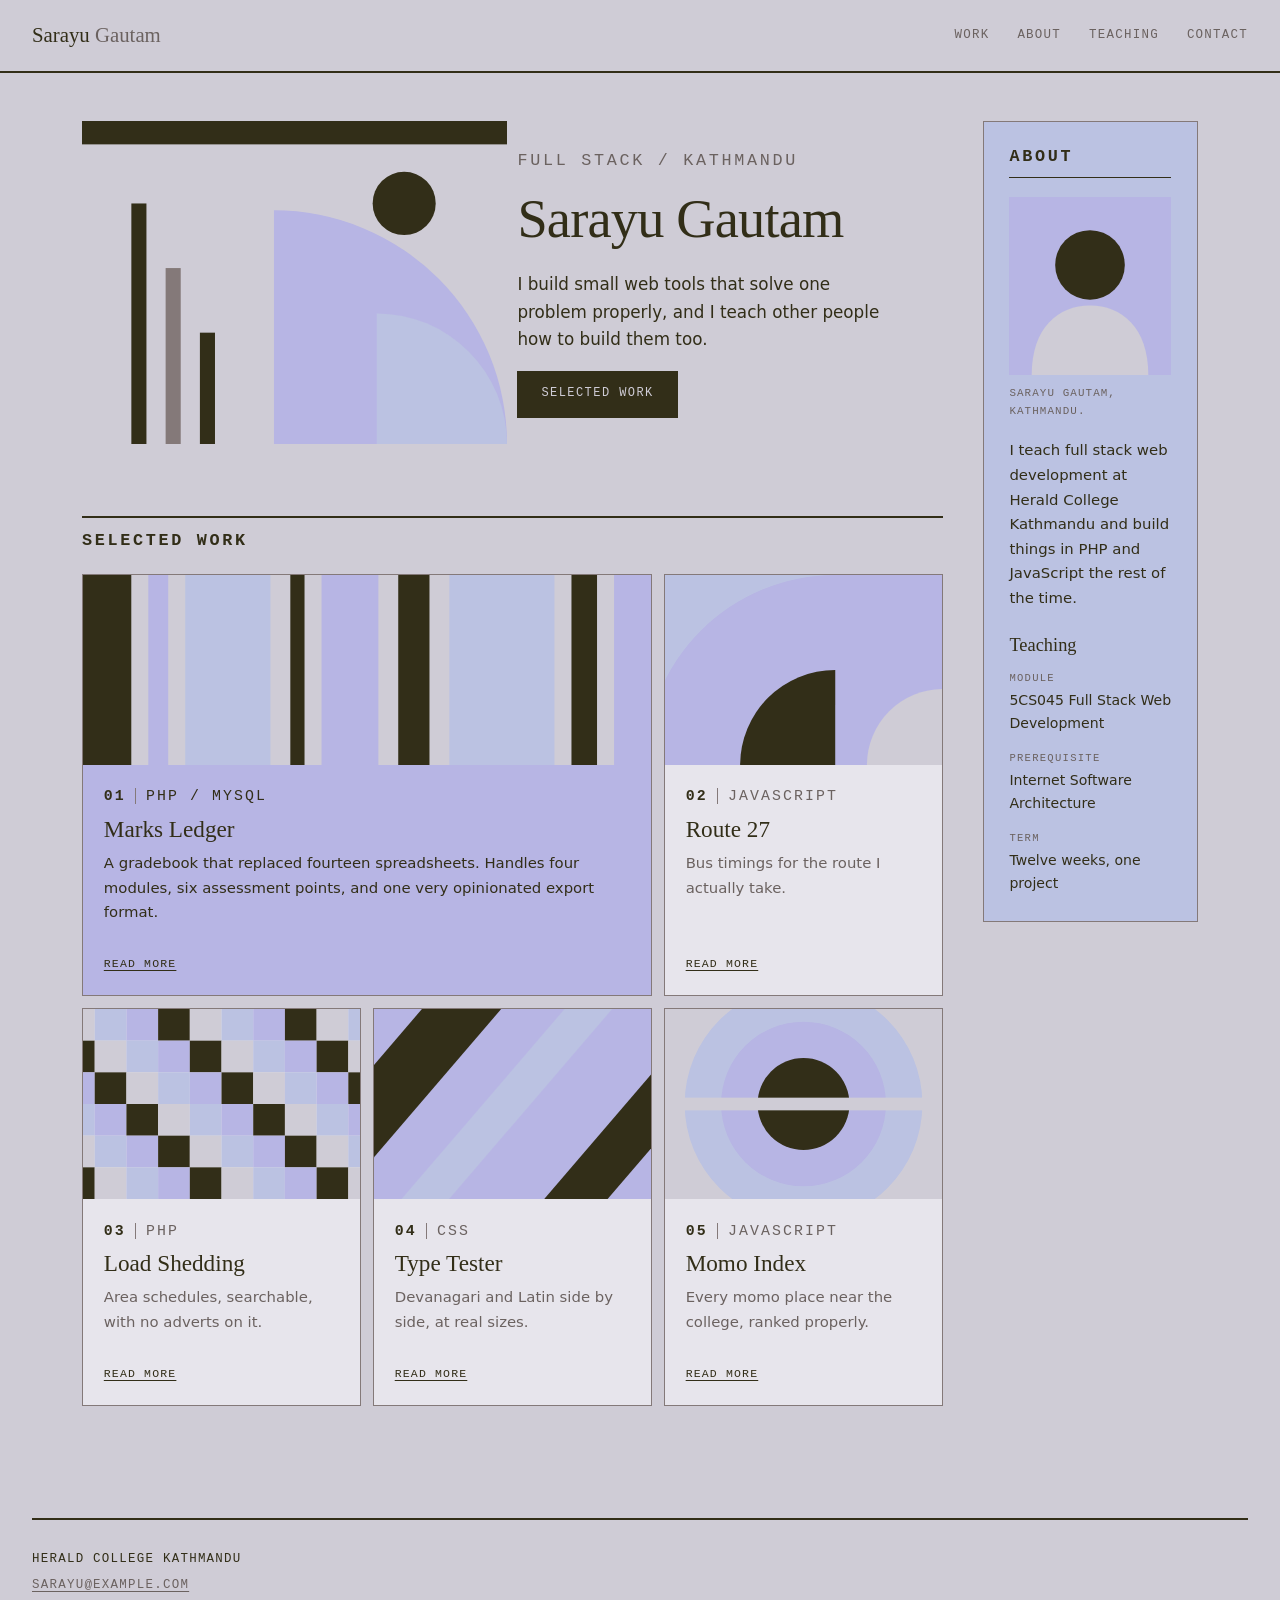
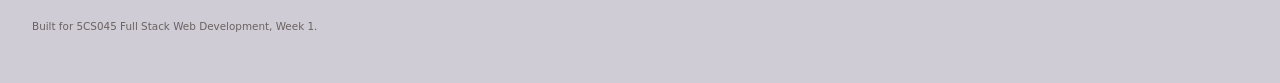
<file: week1/portfolio-starter/index.html>
<!DOCTYPE html>
<html lang="en">
<head>
  <meta charset="UTF-8">

  <!-- EXERCISE 10 -->
  <meta name="viewport" content="width=device-width, initial-scale=1.0">

  <title>Sarayu Gautam</title>
  <link rel="stylesheet" href="style.css">
</head>
<body>

  <header class="site-header">
    <nav>

      <a href="#" class="logo">Sarayu <span>Gautam</span></a>

      <ul class="nav-links">
        <li><a href="#work">Work</a></li>
        <li><a href="#about">About</a></li>
        <li><a href="#teaching">Teaching</a></li>
        <li><a href="#contact">Contact</a></li>
      </ul>
    </nav>
  </header>

  <main>

    <div class="content">

      <section class="hero">
        <img src="images/hero.svg" alt="Abstract geometric composition">
        <div class="hero-text">
          <p class="eyebrow">Full stack / Kathmandu</p>
          <h1>Sarayu Gautam</h1>
          <p>I build small web tools that solve one problem properly, and
             I teach other people how to build them too.</p>
          <a href="#work" class="button">Selected work</a>
        </div>
      </section>

      <section class="gallery-section" id="work">
        <h2>Selected work</h2>

        <div class="gallery">

          <article class="card feature">
            <img src="images/card-1.svg" alt="">
            <div class="card-body">
              <p class="card-meta"><span>01</span>PHP / MySQL</p>
              <h3>Marks Ledger</h3>
              <p>A gradebook that replaced fourteen spreadsheets. Handles
                 four modules, six assessment points, and one very
                 opinionated export format.</p>
              <a href="#" class="card-link">Read more</a>
            </div>
          </article>

          <article class="card">
            <img src="images/card-2.svg" alt="">
            <div class="card-body">
              <p class="card-meta"><span>02</span>JavaScript</p>
              <h3>Route 27</h3>
              <p>Bus timings for the route I actually take.</p>
              <a href="#" class="card-link">Read more</a>
            </div>
          </article>

          <article class="card">
            <img src="images/card-3.svg" alt="">
            <div class="card-body">
              <p class="card-meta"><span>03</span>PHP</p>
              <h3>Load Shedding</h3>
              <p>Area schedules, searchable, with no adverts on it.</p>
              <a href="#" class="card-link">Read more</a>
            </div>
          </article>

          <article class="card">
            <img src="images/card-4.svg" alt="">
            <div class="card-body">
              <p class="card-meta"><span>04</span>CSS</p>
              <h3>Type Tester</h3>
              <p>Devanagari and Latin side by side, at real sizes.</p>
              <a href="#" class="card-link">Read more</a>
            </div>
          </article>

          <article class="card">
            <img src="images/card-5.svg" alt="">
            <div class="card-body">
              <p class="card-meta"><span>05</span>JavaScript</p>
              <h3>Momo Index</h3>
              <p>Every momo place near the college, ranked properly.</p>
              <a href="#" class="card-link">Read more</a>
            </div>
          </article>

        </div>
      </section>

    </div>

    <aside id="about">
      <h2>About</h2>

      <figure>
        <img src="images/profile.svg" alt="Abstract portrait mark">
        <figcaption>Sarayu Gautam, Kathmandu.</figcaption>
      </figure>

      <p>I teach full stack web development at Herald College Kathmandu
         and build things in PHP and JavaScript the rest of the time.</p>

      <h3 id="teaching">Teaching</h3>
      <dl class="meta-list">
        <dt>Module</dt>
        <dd>5CS045 Full Stack Web Development</dd>
        <dt>Prerequisite</dt>
        <dd>Internet Software Architecture</dd>
        <dt>Term</dt>
        <dd>Twelve weeks, one project</dd>
      </dl>
    </aside>

  </main>

  <footer id="contact">
    <p>Herald College Kathmandu</p>
    <p class="footer-mail"><a href="#">sarayu@example.com</a></p>
    <small>Built for 5CS045 Full Stack Web Development, Week 1.</small>
  </footer>

</body>
</html>
</file>
<file: week1/portfolio-starter/style.css>
/* 5CS045 Week 1 Tutorial. Edit section B and section C only. */




/* SECTION A: GIVEN. DO NOT EDIT. */


:root {
  --ink:        #322E18;
  --stone:      #847979;
  --stone-text: #6B6260;
  --ground:     #CFCCD6;
  --surface:    #E7E5EC;
  --periwinkle: #BBC2E2;
  --lavender:   #B7B5E4;


  --serif: Georgia, "Iowan Old Style", "Times New Roman", serif;
  --mono:  ui-monospace, SFMono-Regular, Menlo, Consolas, monospace;
  --sans:  system-ui, "Segoe UI", Roboto, Helvetica, Arial, sans-serif;
}


*, *::before, *::after { box-sizing: border-box; }


body {
  margin: 0;
  padding: 0;
  font-family: var(--sans);
  font-size: 16px;
  line-height: 1.65;
  color: var(--ink);
  background: var(--ground);
}


img { max-width: 100%; display: block; }


h1, h2, h3 {
  font-family: var(--serif);
  font-weight: 400;
  line-height: 1.08;
  margin: 0 0 0.4em;
}
h1 { font-size: 3.4rem; letter-spacing: -0.015em; }
h2 { font-size: 1.05rem; font-family: var(--mono); text-transform: uppercase;
     letter-spacing: 0.16em; font-weight: 600; }
h3 { font-size: 1.45rem; }
p  { margin: 0 0 1em; }


a { color: var(--ink); text-underline-offset: 3px; }


.site-header {
  border-bottom: 2px solid var(--ink);
  padding: 0 2rem;
}


.logo {
  font-family: var(--serif);
  font-size: 1.3rem;
  text-decoration: none;
  padding: 1.15rem 0;
}
.logo span { color: var(--stone-text); }


.nav-links a {
  font-family: var(--mono);
  font-size: 0.78rem;
  text-transform: uppercase;
  letter-spacing: 0.1em;
  text-decoration: none;
  color: var(--stone-text);
  padding: 1.15rem 0;
  display: inline-block;
}
.nav-links a:hover { color: var(--ink); text-decoration: underline; }


main { padding: 3rem 2rem; max-width: 1180px; margin: 0 auto; }


.eyebrow {
  font-family: var(--mono);
  text-transform: uppercase;
  letter-spacing: 0.16em;
  font-size: 0.72rem;
  color: var(--stone-text);
  margin-bottom: 1rem;
}


.hero-text p { max-width: 34ch; font-size: 1.05rem; }
.hero img  { flex: 1; min-width: 0; }
.hero-text { flex: 1; min-width: 0; }


.button {
  display: inline-block;
  background: var(--ink);
  color: var(--ground);
  font-family: var(--mono);
  font-size: 0.75rem;
  text-transform: uppercase;
  letter-spacing: 0.12em;
  text-decoration: none;
  padding: 0.85rem 1.5rem;
}
.button:hover { background: var(--stone-text); }


.gallery-section { margin-top: 4.5rem; }
.gallery-section h2 { border-top: 2px solid var(--ink); padding-top: 0.9rem;
                      margin-bottom: 1.5rem; }


.card img { height: 190px; object-fit: cover; width: 100%; }


.card {
  background: var(--surface);
  border: 1px solid var(--stone);
  display: flex;
  flex-direction: column;
}
.card-body {
  padding: 1.2rem 1.3rem 1.4rem;
  display: flex;
  flex-direction: column;
  flex-grow: 1;
}
.card-body p { color: var(--stone-text); font-size: 0.93rem; }
.card-meta {
  font-family: var(--mono);
  font-size: 0.68rem;
  text-transform: uppercase;
  letter-spacing: 0.14em;
  color: var(--stone-text);
  margin-bottom: 0.5rem;
}
.card-meta span {
  color: var(--ink);
  font-weight: 600;
  border-right: 1px solid var(--stone);
  padding-right: 0.6rem;
  margin-right: 0.6rem;
}
.card-link {
  margin-top: auto;
  font-family: var(--mono);
  font-size: 0.72rem;
  text-transform: uppercase;
  letter-spacing: 0.1em;
  padding-top: 0.9rem;
}
.feature { background: var(--lavender); }
.feature .card-body p { color: var(--ink); }
.feature .card-meta   { color: var(--ink); }


aside {
  background: var(--periwinkle);
  border: 1px solid var(--stone);
  padding: 1.6rem;
  align-self: start;
}
aside h2 { border-bottom: 1px solid var(--ink); padding-bottom: 0.7rem;
           margin-bottom: 1.2rem; }
aside figure { margin: 0 0 1.1rem; }
aside figcaption {
  font-family: var(--mono);
  font-size: 0.68rem;
  text-transform: uppercase;
  letter-spacing: 0.1em;
  color: var(--stone-text);
  margin-top: 0.6rem;
}
aside p { font-size: 0.93rem; }
aside h3 { font-size: 1.15rem; margin-top: 1.6rem; }


.meta-list { margin: 0; font-size: 0.88rem; }
.meta-list dt {
  font-family: var(--mono);
  font-size: 0.66rem;
  text-transform: uppercase;
  letter-spacing: 0.12em;
  color: var(--stone-text);
  margin-top: 0.9rem;
}
.meta-list dd { margin: 0.1rem 0 0; }


footer {
  border-top: 2px solid var(--ink);
  margin: 4rem 2rem 0;
  padding: 1.8rem 0 3rem;
  font-family: var(--mono);
  font-size: 0.78rem;
  text-transform: uppercase;
  letter-spacing: 0.1em;
}
footer p { margin: 0 0 0.35rem; }
.footer-mail a { color: var(--stone-text); }
footer small {
  display: block;
  margin-top: 1.4rem;
  text-transform: none;
  letter-spacing: 0;
  font-family: var(--sans);
  color: var(--stone-text);
}




/* SECTION B: YOUR WORK */


/* EXERCISE 1 */
nav {
  display: flex;
  /* 1a */ justify-content: space-between ;
  /* 1b */ align-items: center;
}


/* EXERCISE 2 */
.nav-links {
  list-style: none;
  padding: 0;
  margin: 0;
  /* 2a */ display: flex;
  gap: 1.75rem;
}


/* EXERCISE 3 */
.hero {
  /* 3a */ display: flex;
  /* 3b */ align-items: center;
  /* 3c */ gap: 10px;
}


/* EXERCISE 5 */
.gallery {
  display: grid;
  /* 5a */ grid-template-columns: repeat(3,1fr);
  /* 5b */ gap: 12px;
}


/* EXERCISE 7 */
.feature {
  /* 7a */ grid-column: span 2;
}


/* EXERCISE 8 */
main {
  display: grid;
  /* 8a */ grid-template-columns:4fr 1fr;
  gap: 2.5rem;
}




/* SECTION C: RESPONSIVE */


/* EXERCISE 11 */
@media (max-width: 768px) {


  main {
    /* 11a */ grid-template-columns: 1fr;
  }


  .gallery {
    /* 11b */ grid-template-columns: repeat(2, 1fr);
  }


  .feature {
    grid-column: span 2;
  }
}


@media (max-width: 480px) {


  .gallery {
    /* 11c */ grid-template-columns: 1fr;
  }


  .feature {
    grid-column: span 1;
  }


  nav {
    /* 11d */ flex-direction: column;
    gap: 0.5rem;
    padding-bottom: 0.75rem;
  }


  .hero {
    /* 11e */ flex-direction: column;
  }


  h1 { font-size: 1.9rem; }
  main { padding: 1.5rem 1rem; }
  .site-header { padding: 0 1rem; }
}
</file>
